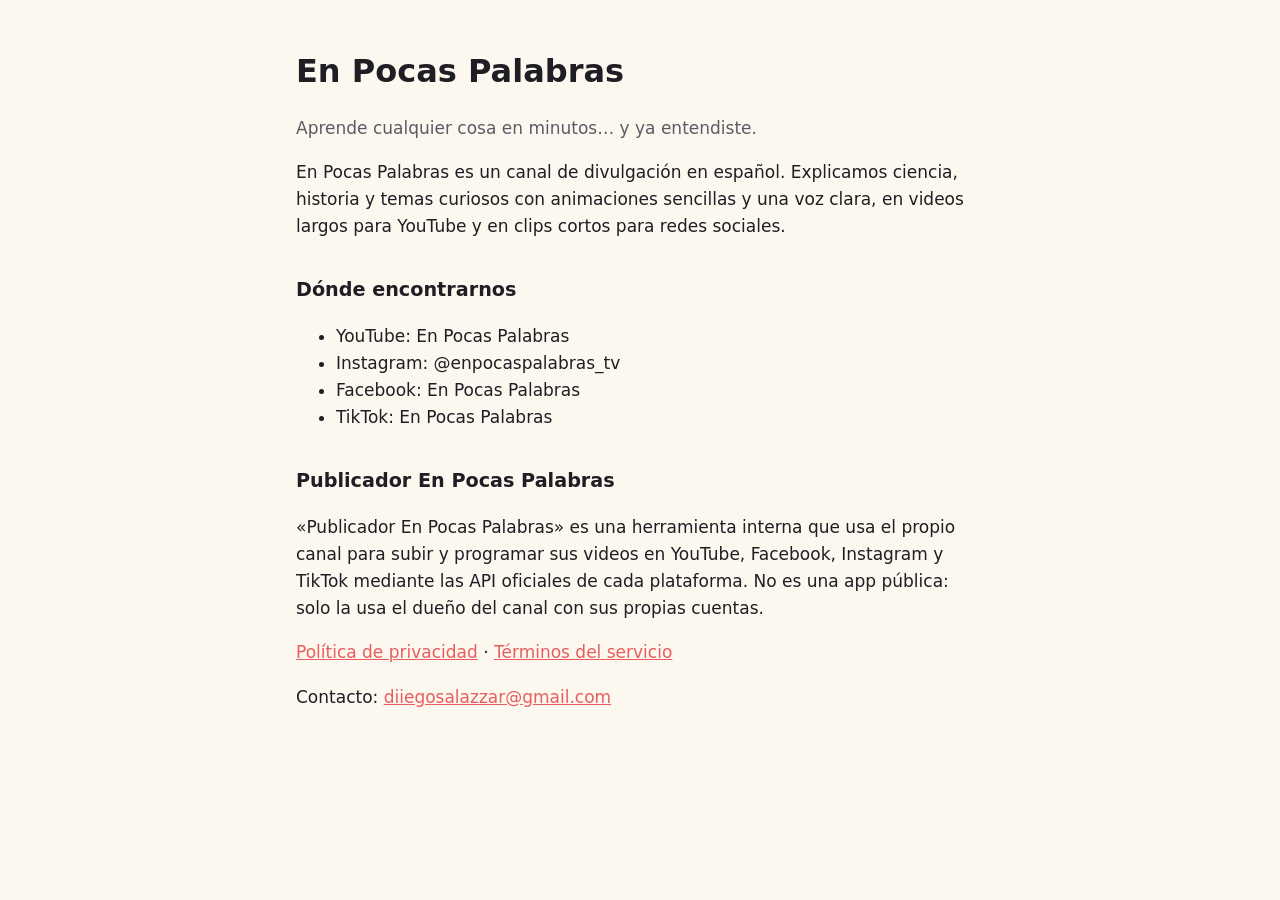
<file: index.html>
<!doctype html>
<html lang="es">
<head>
<meta charset="utf-8">
<meta name="viewport" content="width=device-width, initial-scale=1">
<title>En Pocas Palabras</title>
<link rel="stylesheet" href="estilo.css">
</head>
<body>
<main>
  <h1>En Pocas Palabras</h1>
  <p class="eslogan">Aprende cualquier cosa en minutos… y ya entendiste.</p>
  <p>En Pocas Palabras es un canal de divulgación en español. Explicamos ciencia, historia y temas curiosos con animaciones sencillas y una voz clara, en videos largos para YouTube y en clips cortos para redes sociales.</p>
  <h2>Dónde encontrarnos</h2>
  <ul>
    <li>YouTube: En Pocas Palabras</li>
    <li>Instagram: @enpocaspalabras_tv</li>
    <li>Facebook: En Pocas Palabras</li>
    <li>TikTok: En Pocas Palabras</li>
  </ul>
  <h2>Publicador En Pocas Palabras</h2>
  <p>«Publicador En Pocas Palabras» es una herramienta interna que usa el propio canal para subir y programar sus videos en YouTube, Facebook, Instagram y TikTok mediante las API oficiales de cada plataforma. No es una app pública: solo la usa el dueño del canal con sus propias cuentas.</p>
  <p><a href="privacidad.html">Política de privacidad</a> · <a href="terminos.html">Términos del servicio</a></p>
  <p>Contacto: <a href="mailto:diiegosalazzar@gmail.com">diiegosalazzar@gmail.com</a></p>
</main>
</body>
</html>
</file>
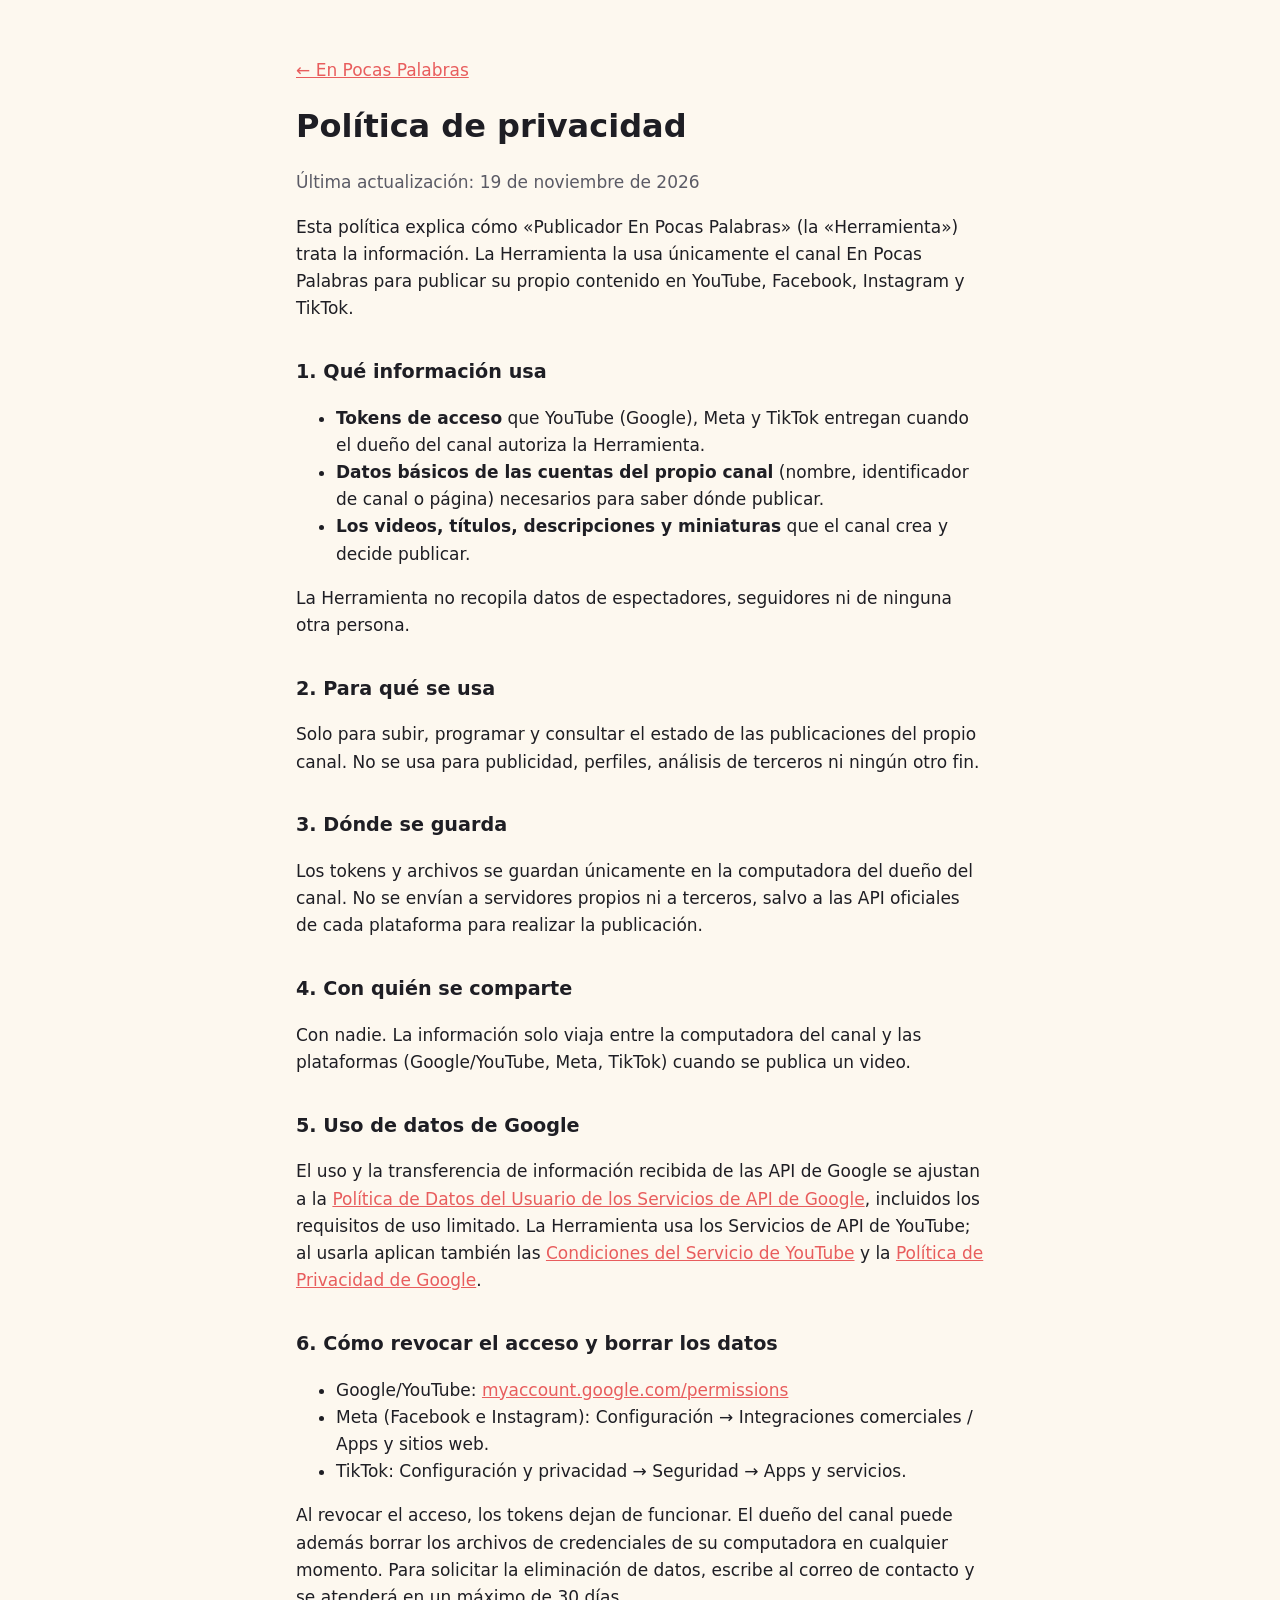
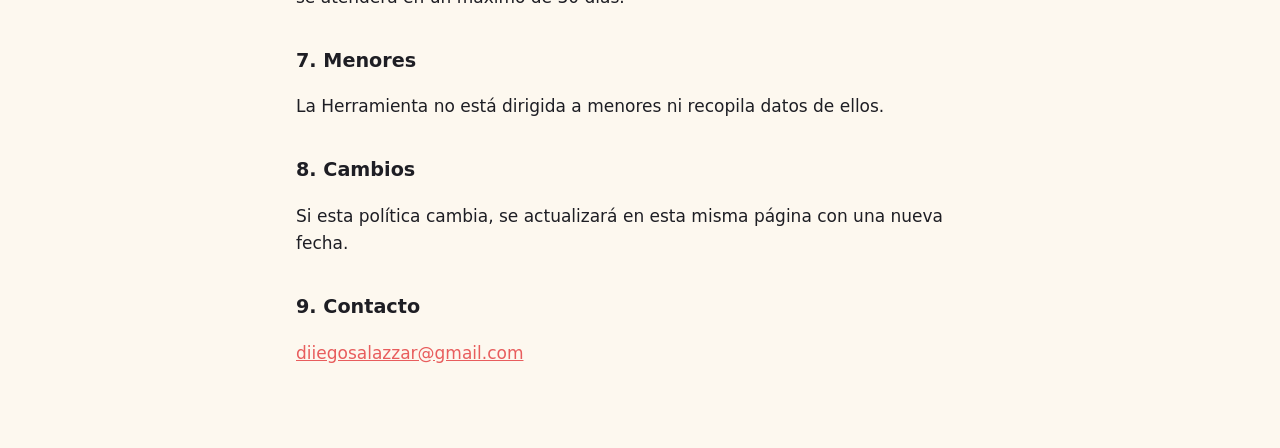
<file: privacidad.html>
<!doctype html>
<html lang="es">
<head>
<meta charset="utf-8">
<meta name="viewport" content="width=device-width, initial-scale=1">
<title>Política de privacidad · En Pocas Palabras</title>
<link rel="stylesheet" href="estilo.css">
</head>
<body>
<main>
  <p><a href="index.html">← En Pocas Palabras</a></p>
  <h1>Política de privacidad</h1>
  <p class="fecha">Última actualización: 19 de noviembre de 2026</p>

  <p>Esta política explica cómo «Publicador En Pocas Palabras» (la «Herramienta») trata la información. La Herramienta la usa únicamente el canal En Pocas Palabras para publicar su propio contenido en YouTube, Facebook, Instagram y TikTok.</p>

  <h2>1. Qué información usa</h2>
  <ul>
    <li><strong>Tokens de acceso</strong> que YouTube (Google), Meta y TikTok entregan cuando el dueño del canal autoriza la Herramienta.</li>
    <li><strong>Datos básicos de las cuentas del propio canal</strong> (nombre, identificador de canal o página) necesarios para saber dónde publicar.</li>
    <li><strong>Los videos, títulos, descripciones y miniaturas</strong> que el canal crea y decide publicar.</li>
  </ul>
  <p>La Herramienta no recopila datos de espectadores, seguidores ni de ninguna otra persona.</p>

  <h2>2. Para qué se usa</h2>
  <p>Solo para subir, programar y consultar el estado de las publicaciones del propio canal. No se usa para publicidad, perfiles, análisis de terceros ni ningún otro fin.</p>

  <h2>3. Dónde se guarda</h2>
  <p>Los tokens y archivos se guardan únicamente en la computadora del dueño del canal. No se envían a servidores propios ni a terceros, salvo a las API oficiales de cada plataforma para realizar la publicación.</p>

  <h2>4. Con quién se comparte</h2>
  <p>Con nadie. La información solo viaja entre la computadora del canal y las plataformas (Google/YouTube, Meta, TikTok) cuando se publica un video.</p>

  <h2>5. Uso de datos de Google</h2>
  <p>El uso y la transferencia de información recibida de las API de Google se ajustan a la <a href="https://developers.google.com/terms/api-services-user-data-policy">Política de Datos del Usuario de los Servicios de API de Google</a>, incluidos los requisitos de uso limitado. La Herramienta usa los Servicios de API de YouTube; al usarla aplican también las <a href="https://www.youtube.com/t/terms">Condiciones del Servicio de YouTube</a> y la <a href="https://policies.google.com/privacy">Política de Privacidad de Google</a>.</p>

  <h2>6. Cómo revocar el acceso y borrar los datos</h2>
  <ul>
    <li>Google/YouTube: <a href="https://myaccount.google.com/permissions">myaccount.google.com/permissions</a></li>
    <li>Meta (Facebook e Instagram): Configuración → Integraciones comerciales / Apps y sitios web.</li>
    <li>TikTok: Configuración y privacidad → Seguridad → Apps y servicios.</li>
  </ul>
  <p>Al revocar el acceso, los tokens dejan de funcionar. El dueño del canal puede además borrar los archivos de credenciales de su computadora en cualquier momento. Para solicitar la eliminación de datos, escribe al correo de contacto y se atenderá en un máximo de 30 días.</p>

  <h2>7. Menores</h2>
  <p>La Herramienta no está dirigida a menores ni recopila datos de ellos.</p>

  <h2>8. Cambios</h2>
  <p>Si esta política cambia, se actualizará en esta misma página con una nueva fecha.</p>

  <h2>9. Contacto</h2>
  <p><a href="mailto:diiegosalazzar@gmail.com">diiegosalazzar@gmail.com</a></p>
</main>
</body>
</html>
</file>
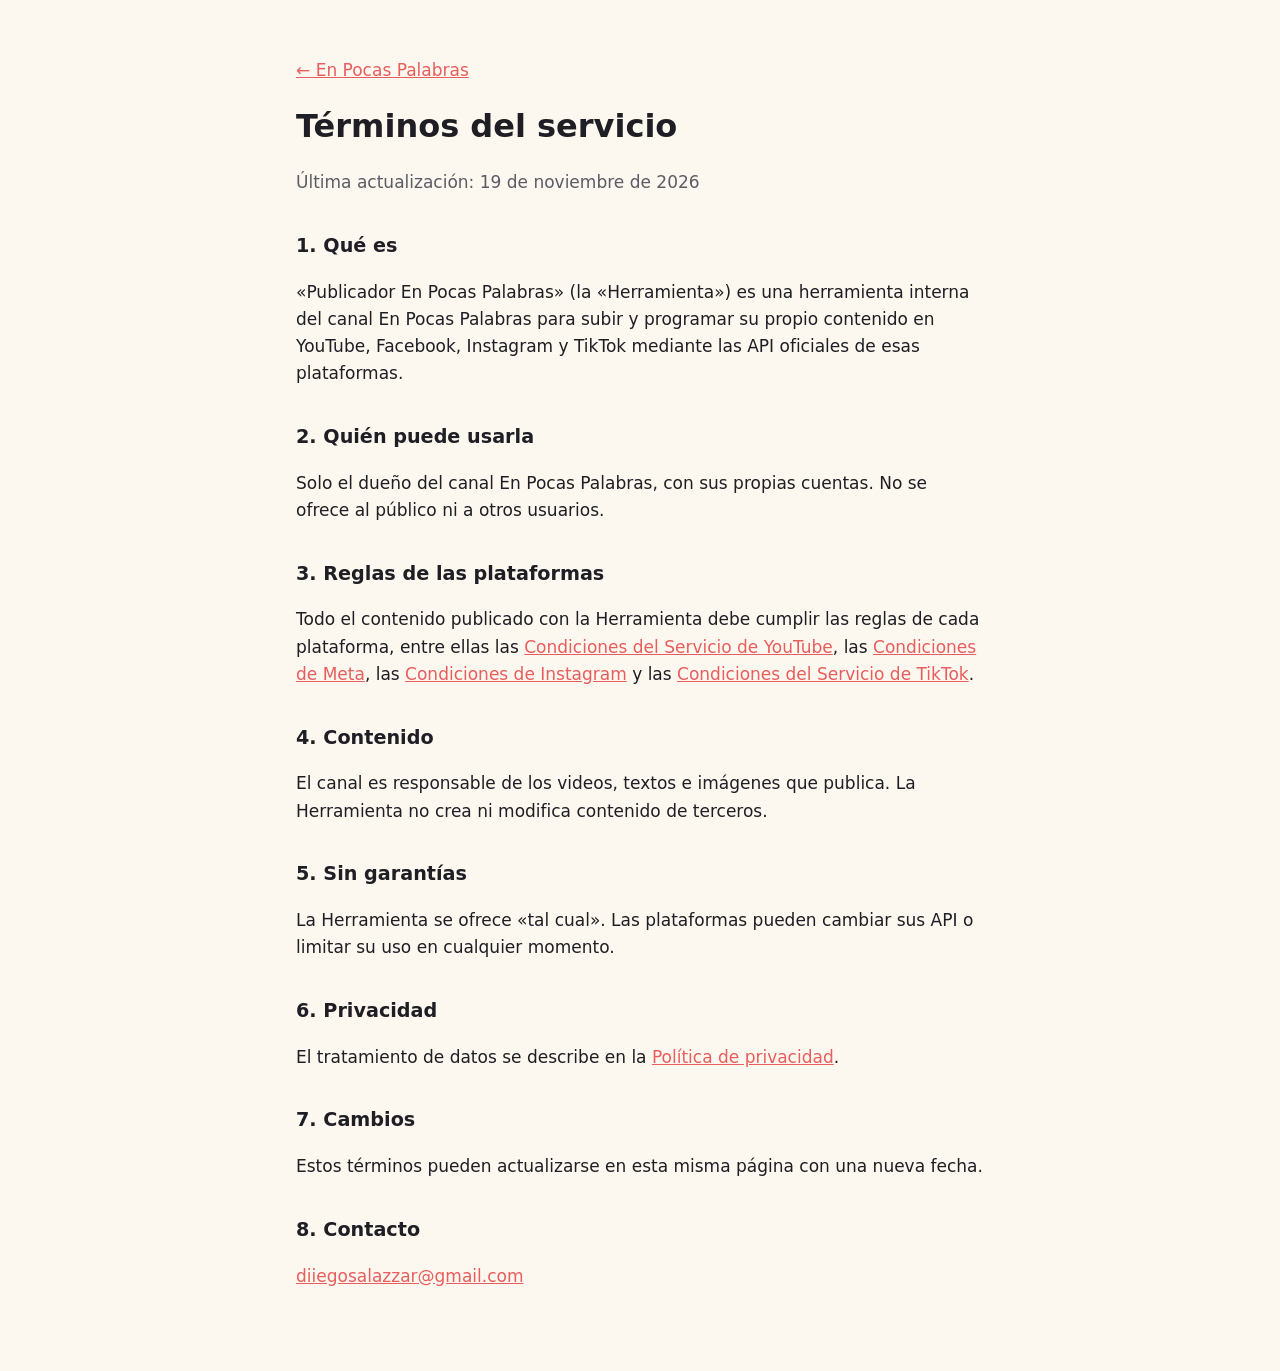
<file: terminos.html>
<!doctype html>
<html lang="es">
<head>
<meta charset="utf-8">
<meta name="viewport" content="width=device-width, initial-scale=1">
<title>Términos del servicio · En Pocas Palabras</title>
<link rel="stylesheet" href="estilo.css">
</head>
<body>
<main>
  <p><a href="index.html">← En Pocas Palabras</a></p>
  <h1>Términos del servicio</h1>
  <p class="fecha">Última actualización: 19 de noviembre de 2026</p>

  <h2>1. Qué es</h2>
  <p>«Publicador En Pocas Palabras» (la «Herramienta») es una herramienta interna del canal En Pocas Palabras para subir y programar su propio contenido en YouTube, Facebook, Instagram y TikTok mediante las API oficiales de esas plataformas.</p>

  <h2>2. Quién puede usarla</h2>
  <p>Solo el dueño del canal En Pocas Palabras, con sus propias cuentas. No se ofrece al público ni a otros usuarios.</p>

  <h2>3. Reglas de las plataformas</h2>
  <p>Todo el contenido publicado con la Herramienta debe cumplir las reglas de cada plataforma, entre ellas las <a href="https://www.youtube.com/t/terms">Condiciones del Servicio de YouTube</a>, las <a href="https://www.facebook.com/terms">Condiciones de Meta</a>, las <a href="https://help.instagram.com/581066165581870">Condiciones de Instagram</a> y las <a href="https://www.tiktok.com/legal/terms-of-service">Condiciones del Servicio de TikTok</a>.</p>

  <h2>4. Contenido</h2>
  <p>El canal es responsable de los videos, textos e imágenes que publica. La Herramienta no crea ni modifica contenido de terceros.</p>

  <h2>5. Sin garantías</h2>
  <p>La Herramienta se ofrece «tal cual». Las plataformas pueden cambiar sus API o limitar su uso en cualquier momento.</p>

  <h2>6. Privacidad</h2>
  <p>El tratamiento de datos se describe en la <a href="privacidad.html">Política de privacidad</a>.</p>

  <h2>7. Cambios</h2>
  <p>Estos términos pueden actualizarse en esta misma página con una nueva fecha.</p>

  <h2>8. Contacto</h2>
  <p><a href="mailto:diiegosalazzar@gmail.com">diiegosalazzar@gmail.com</a></p>
</main>
</body>
</html>
</file>
<file: estilo.css>
:root{--fondo:#fdf8ef;--texto:#1e1e24;--acento:#e85d5d;--suave:#5b5b66}
*{box-sizing:border-box}
body{margin:0;background:var(--fondo);color:var(--texto);font:17px/1.6 system-ui,-apple-system,"Segoe UI",Roboto,sans-serif}
main{max-width:720px;margin:0 auto;padding:40px 16px 64px}
h1{font-size:2rem;margin:.2em 0}
h2{font-size:1.2rem;margin-top:1.8em}
a{color:var(--acento)}
.eslogan,.fecha{color:var(--suave)}
</file>
